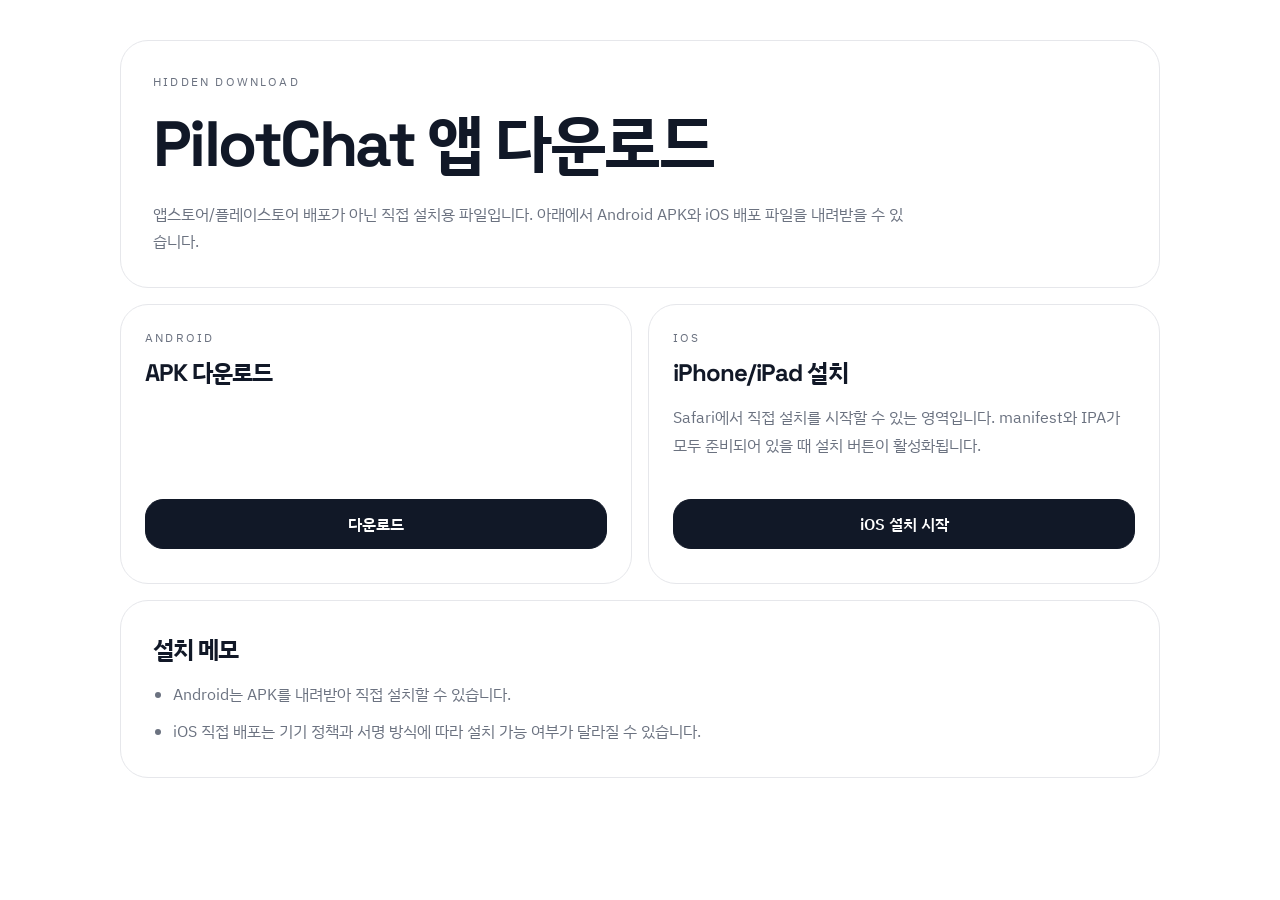
<file: static/download_app.html>
<!DOCTYPE html>
<html lang="ko">
<head>
    <meta charset="UTF-8" />
    <meta name="viewport" content="width=device-width, initial-scale=1.0, viewport-fit=cover" />
    <title>PilotChat 다운로드</title>
    <link rel="icon" href="/static/favicon.ico" sizes="any" />
    <link rel="preconnect" href="https://fonts.googleapis.com" />
    <link rel="preconnect" href="https://fonts.gstatic.com" crossorigin />
    <link href="https://fonts.googleapis.com/css2?family=IBM+Plex+Sans+KR:wght@400;500;600;700&family=Space+Grotesk:wght@500;700&display=swap" rel="stylesheet" />
    <link rel="stylesheet" href="/static/download_app.css" />
</head>
<body>
    <main class="download-page">
        <section class="download-hero download-panel download-panel--hero">
            <p class="download-eyebrow">Hidden Download</p>
            <h1>PilotChat 앱 다운로드</h1>
            <p class="download-lead">
                앱스토어/플레이스토어 배포가 아닌 직접 설치용 파일입니다.
                아래에서 Android APK와 iOS 배포 파일을 내려받을 수 있습니다.
            </p>
        </section>

        <section class="download-grid" aria-label="앱 다운로드 파일">
            <article class="download-card download-card--android" data-artifact-card="apk">
                <div class="download-card-copy">
                    <p class="download-card-label">Android</p>
                    <h2>APK 다운로드</h2>
                    <p class="download-card-description" data-role="description"></p>
                </div>
                <div class="download-card-actions">
                    <a class="download-button" data-role="download" href="#" hidden>다운로드</a>
                    <p class="download-meta" data-role="meta"></p>
                </div>
            </article>
            <article class="download-card download-card--ios" data-ios-card>
                <div class="download-card-copy">
                    <p class="download-card-label">iOS</p>
                    <h2>iPhone/iPad 설치</h2>
                    <p class="download-card-description">
                        Safari에서 직접 설치를 시작할 수 있는 영역입니다.
                        manifest와 IPA가 모두 준비되어 있을 때 설치 버튼이 활성화됩니다.
                    </p>
                </div>
                <div class="download-card-actions">
                <a id="iosInstallButton" class="download-button" href="#" hidden>iOS 설치 시작</a>
                <p id="iosInstallMeta" class="download-meta"></p>
                </div>
            </article>
        </section>

        <section class="download-notes download-panel download-panel--notes">
            <h2>설치 메모</h2>
            <ul>
                <li>Android는 APK를 내려받아 직접 설치할 수 있습니다.</li>
                <li>iOS 직접 배포는 기기 정책과 서명 방식에 따라 설치 가능 여부가 달라질 수 있습니다.</li>
            </ul>
        </section>
    </main>

    <script>
        window.DOWNLOAD_APP_CONFIG = __DOWNLOAD_APP_CONFIG__;
    </script>
    <script src="/static/download_app.js" defer></script>
</body>
</html>
</file>
<file: static/download_app.css>
:root {
    color-scheme: light;
    --bg: #ffffff;
    --bg-soft: #f7f7f8;
    --panel: #ffffff;
    --border: #e6e7eb;
    --text: #111827;
    --muted: #6b7280;
    --accent: #111827;
    --accent-hover: #1f2937;
    --radius-xl: 28px;
    --radius-lg: 22px;
    --radius-md: 18px;
    --font-display: "Space Grotesk", "IBM Plex Sans KR", "Segoe UI", sans-serif;
    --font-body: "IBM Plex Sans KR", "Segoe UI", sans-serif;
    --download-app-height: 100dvh;
}

* {
    box-sizing: border-box;
}

html,
body {
    margin: 0;
    min-height: 100%;
    background: var(--bg);
    color: var(--text);
}

body {
    font-family: var(--font-body);
}

a {
    color: inherit;
    text-decoration: none;
}

.download-page {
    width: min(1040px, calc(100vw - 32px));
    margin: 0 auto;
    padding: 40px 0 56px;
}

.download-page > * {
    min-height: 0;
}

.download-hero,
.download-notes,
.download-card {
    border: 1px solid var(--border);
    border-radius: var(--radius-xl);
    background: var(--panel);
}

.download-hero,
.download-notes {
    padding: 32px;
}

.download-eyebrow,
.download-card-label {
    margin: 0 0 10px;
    color: var(--muted);
    font-size: 0.76rem;
    letter-spacing: 0.18em;
    text-transform: uppercase;
}

.download-hero h1,
.download-card h2,
.download-notes h2 {
    margin: 0;
    font-family: var(--font-display);
    letter-spacing: -0.04em;
}

.download-hero h1 {
    font-size: clamp(2.4rem, 7vw, 4rem);
}

.download-lead,
.download-card-description,
.download-meta,
.download-notes li {
    color: var(--muted);
    line-height: 1.7;
}

.download-lead {
    max-width: 760px;
    margin: 16px 0 0;
    font-size: 1rem;
}

.download-grid {
    display: grid;
    grid-template-columns: repeat(2, minmax(0, 1fr));
    gap: 16px;
    margin-top: 16px;
}

.download-card {
    display: flex;
    flex-direction: column;
    justify-content: space-between;
    gap: 24px;
    padding: 24px;
}

.download-card-actions {
    display: flex;
    flex-direction: column;
    gap: 10px;
}

.download-button,
.download-disabled {
    display: inline-flex;
    align-items: center;
    justify-content: center;
    min-height: 48px;
    padding: 13px 18px;
    border-radius: var(--radius-md);
    font-weight: 600;
}

.download-button {
    border: 1px solid var(--accent);
    background: var(--accent);
    color: #ffffff;
    transition: background-color 160ms ease, border-color 160ms ease;
}

.download-button:hover {
    background: var(--accent-hover);
    border-color: var(--accent-hover);
}

.download-disabled {
    border: 1px dashed var(--border);
    background: var(--bg-soft);
    color: var(--muted);
}

.download-meta {
    margin: 0;
    font-size: 0.92rem;
}

.download-link-row {
    display: flex;
    flex-wrap: wrap;
    gap: 12px;
}

.download-text-link {
    color: var(--accent);
    font-size: 0.94rem;
    font-weight: 600;
}

.download-text-link:hover {
    text-decoration: underline;
}

.download-notes {
    margin-top: 16px;
}

.download-notes ul {
    margin: 16px 0 0;
    padding-left: 20px;
}

.download-notes li + li {
    margin-top: 10px;
}

@media (max-width: 960px) {
    .download-grid {
        grid-template-columns: 1fr;
    }
}

@media (max-width: 640px) {
    html,
    body {
        height: var(--download-app-height);
        overflow: hidden;
    }

    .download-page {
        --safe-top: env(safe-area-inset-top, 0px);
        --safe-bottom: env(safe-area-inset-bottom, 0px);
        --usable-height: calc(var(--download-app-height) - var(--safe-top) - var(--safe-bottom));
        --section-gap: clamp(6px, calc(var(--usable-height) * 0.008), 10px);
        --panel-padding-y: clamp(12px, calc(var(--usable-height) * 0.017), 18px);
        --panel-padding-x: clamp(16px, calc(var(--usable-height) * 0.02), 20px);
        width: min(100vw - 16px, 520px);
        height: var(--download-app-height);
        padding: var(--safe-top) 0 var(--safe-bottom);
        display: grid;
        grid-template-rows:
            calc(var(--usable-height) * 0.22)
            calc(var(--usable-height) * 0.25)
            calc(var(--usable-height) * 0.27)
            calc(var(--usable-height) * 0.22);
        gap: var(--section-gap);
        align-content: start;
    }

    .download-hero,
    .download-notes,
    .download-card {
        border-radius: 20px;
        overflow: hidden;
    }

    .download-grid {
        display: contents;
        margin-top: 0;
    }

    .download-panel--hero {
        grid-row: 1;
    }

    .download-card--android {
        grid-row: 2;
    }

    .download-card--ios {
        grid-row: 3;
    }

    .download-panel--notes {
        grid-row: 4;
    }

    .download-hero,
    .download-notes,
    .download-card {
        padding: var(--panel-padding-y) var(--panel-padding-x);
    }

    .download-eyebrow,
    .download-card-label {
        margin-bottom: clamp(4px, calc(var(--usable-height) * 0.007), 8px);
        font-size: clamp(0.62rem, 2.5vw, 0.72rem);
        letter-spacing: 0.16em;
    }

    .download-hero h1 {
        font-size: clamp(2rem, 8vw, 2.4rem);
        line-height: 1.02;
    }

    .download-card h2,
    .download-notes h2 {
        font-size: clamp(1.45rem, 6.8vw, 1.95rem);
        line-height: 1.08;
    }

    .download-lead {
        margin-top: clamp(8px, calc(var(--usable-height) * 0.01), 12px);
        font-size: clamp(0.82rem, 3.5vw, 0.92rem);
        line-height: 1.45;
    }

    .download-card {
        gap: clamp(10px, calc(var(--usable-height) * 0.012), 14px);
    }

    .download-card-description {
        font-size: clamp(0.8rem, 3.3vw, 0.9rem);
        line-height: 1.42;
    }

    .download-card-actions {
        gap: 8px;
    }

    .download-button,
    .download-disabled {
        min-height: clamp(40px, calc(var(--usable-height) * 0.058), 46px);
        padding: 10px 14px;
        border-radius: 16px;
        font-size: clamp(0.88rem, 3.8vw, 1rem);
    }

    .download-meta {
        font-size: clamp(0.72rem, 2.9vw, 0.82rem);
        line-height: 1.35;
    }

    .download-notes ul {
        margin-top: 10px;
        padding-left: 18px;
    }

    .download-notes li {
        font-size: clamp(0.76rem, 3vw, 0.84rem);
        line-height: 1.38;
    }

    .download-notes li + li {
        margin-top: 6px;
    }
}
</file>
